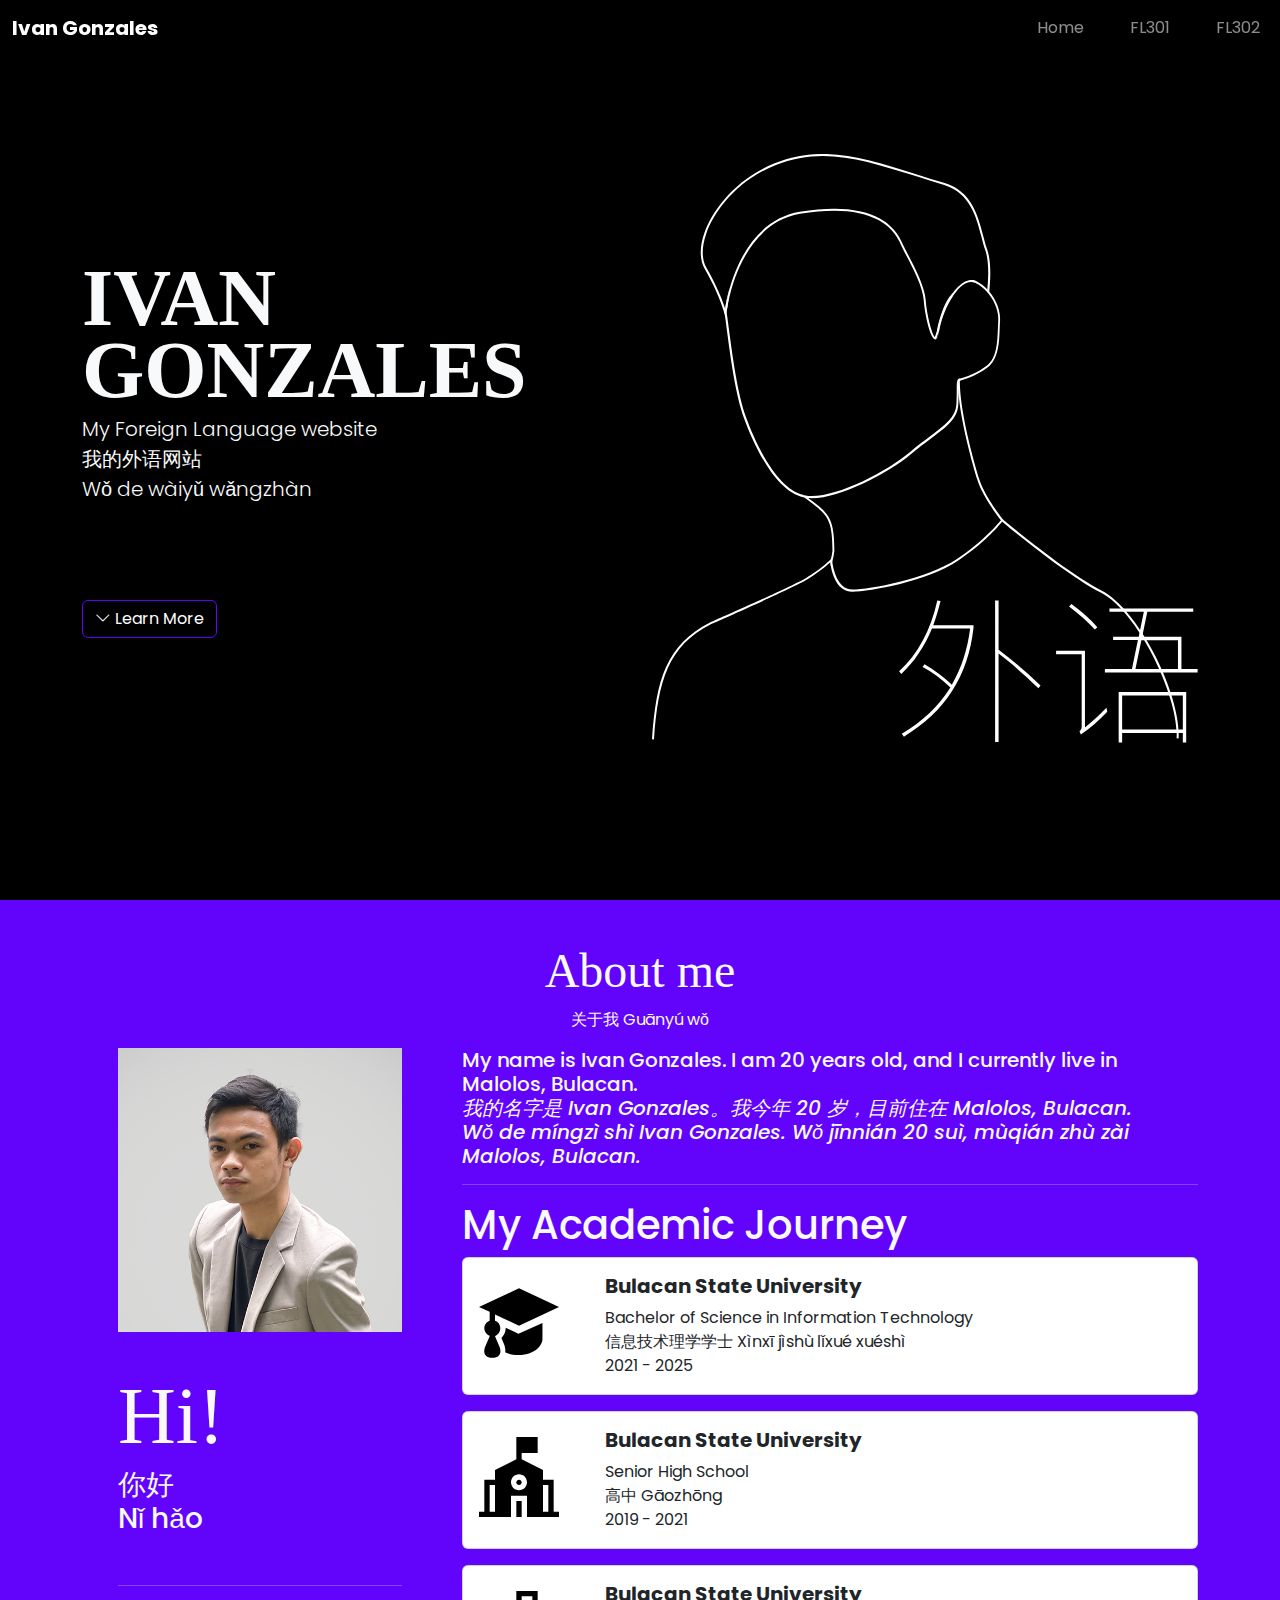
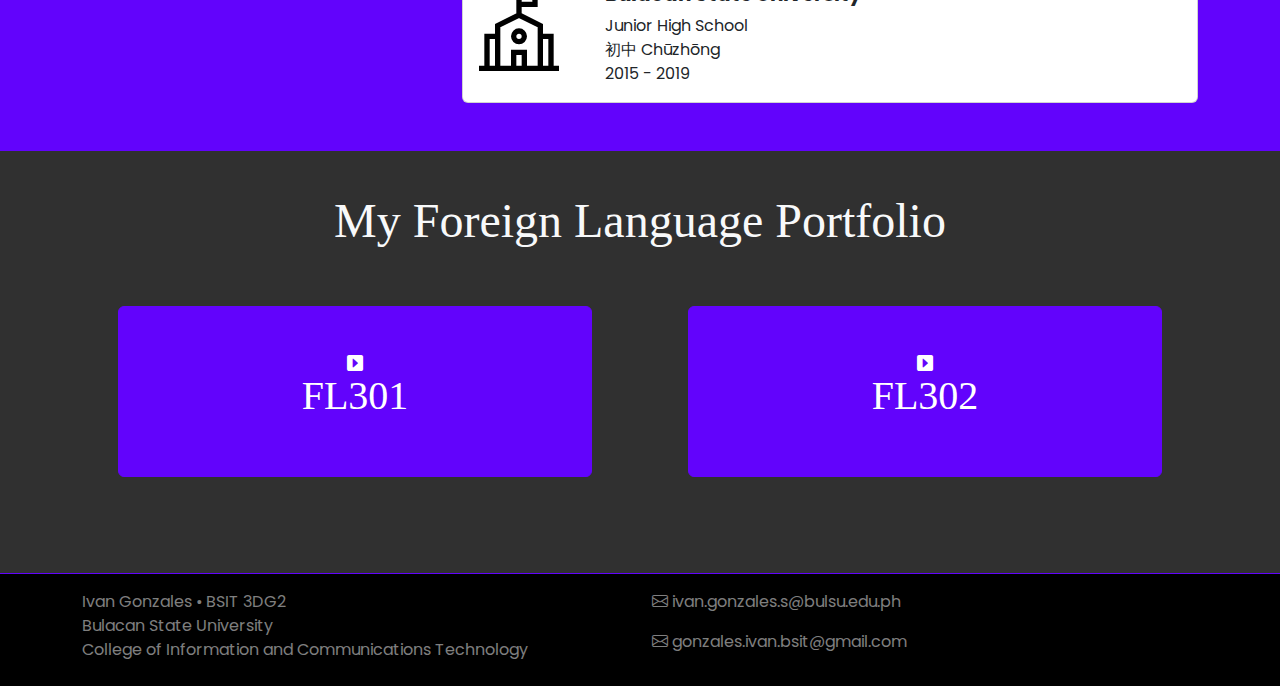
<file: index.html>
<!DOCTYPE html>
<html lang="en">
<head>
    <meta charset="UTF-8">
    <meta name="viewport" content="width=device-width, initial-scale=1.0">
    <title>Ivan Gonzales FL</title>
    
    <link rel="stylesheet" href="css/main.min.css">
    <link rel="stylesheet" href="css/style.css">
    <link rel="stylesheet" href="https://cdn.jsdelivr.net/npm/bootstrap-icons@1.10.5/font/bootstrap-icons.css">

</head>
<body>
    

    <nav class="navbar fixed-top   navbar-dark navbar-expand-md ">
      <div class="container-xxl ">

        <a href="#" class="navbar-brand fw-bold">Ivan Gonzales</a>

        <button class="navbar-toggler" type="button"
        data-bs-toggle="collapse" data-bs-target="#main-nav"
        aria-controls="main-nav" aria-expanded="false" aria-label="Toggle navigation">

          <a class="navbar-toggler-icon"></a>

        </button>

        <div class="collapse navbar-collapse justify-content-end " id="main-nav">
          <ul class="navbar-nav ">
            <li class="nav-item">
              <a href="index.html" class="nav-link">Home</a>
            </li>
            <li class="nav-item">
              <a href="fl301.html" class="nav-link">FL301</a>
            </li>
            <li class="nav-item">
              <a href="fl302.html" class="nav-link">FL302</a>
            </li>
          </ul>
        </div>



      </div>
    </nav>


    <!-- HERO START -->
    <div class="container-fluid">
      <div class="bg-black vh-100 row align-items-center text-lg-start text-center ">
        <!-- <div class="herobg"><iframe src="https://www.youtube.com/embed/-eG4F0TPexs?&autoplay=1&mute=1&loop=1&controls=0&playlist=9sNQFJAb3Ss" allow="modestbranding"></iframe></div> -->
       <div > 
        <div class="container" id="text">
            <div class="row  py-5  py-lg-0">
              
              <div class="col-lg-6 align-self-center">
                <h1 class="display-1 text-light fw-bold herotitle">IVAN GONZALES</h1>
                <p class="lead text-light mb-5 pb-5">My Foreign Language website<br>我的外语网站<br>
                  Wǒ de wàiyǔ wǎngzhàn</p>
                <div>
                  <a href="#about" class="bi bi-chevron-down text-white btn btn-outline-primary glow-button"> Learn More</a>
                </div>
              </div>
  
              <div class="col-md-6 d-none d-lg-flex ">
                <img class="img-fluid" src="images/me_fl301.svg" alt="">
                <!-- <img class="img-fluid" src="images/me.svg" alt=""> -->
              </div>
  
            </div>
          </div>
        </div>
      </div>
    </div>

    <!-- BODY START -->
   
    <div class="bg-primary text-light border-top border-primary ">
      <div class="container py-5">
        <a id="about"><p class="display-5 text-center">About me</p></a>
        <p class="text-center">关于我 Guānyú wǒ</p>

        <div class="row ">
          <div class="col-sm-12 col-lg-4 px-5 ">
            <img class="img-fluid mb-5" src="images/pic1.png" >
            <p class="display-1">Hi!<br></p>
            <p class="h3">
              你好<br>
              Nǐ hǎo<br><br>
              <hr />
            </p>
          </div>
          <div class="col-sm-12 col-lg-8 ">
            <p class="h5">My name is Ivan Gonzales. I am 20 years old, and I currently live in Malolos, Bulacan. <br><i>
                我的名字是 Ivan Gonzales。我今年 20 岁，目前住在 Malolos, Bulacan.<br>
                Wǒ de míngzì shì Ivan Gonzales. Wǒ jīnnián 20 suì, mùqián zhù zài Malolos, Bulacan.</i></p>
                <hr>
                <p class="h1">My Academic Journey</p>
                <div class="card mb-3">
                  <div class="row">
                    <div class="col-2 align-self-center text-center">
                      <embed src="images/college.svg" type="" width="80px" class="mx-3" >
                    </div>
                    <div class="col-10">
                      <div class="card-body">

                          <p class="h5"><b>Bulacan State University</b></p>
                          Bachelor of Science in Information Technology <br> 信息技术理学学士 Xìnxī jìshù lǐxué xuéshì<br>2021 - 2025

                      </div>
                    </div>
                  </div>
                </div>

                <div class="card mb-3">
                  <div class="row">
                    <div class="col-2 align-self-center text-center">
                      <embed src="images/school-fill.svg" type="" width="80px" class="mx-3" >
                    </div>
                    <div class="col-10">
                      <div class="card-body">

                          <p class="h5"><b>Bulacan State University</b></p>
                          Senior High School<br>高中
                          Gāozhōng<br>
                          2019 - 2021

                      </div>
                    </div>
                  </div>
                </div>

                <div class="card">
                  <div class="row">
                    <div class="col-2 align-self-center text-center">
                      <embed src="images/school-outline.svg" type="" width="80px" class="mx-3" >
                    </div>
                    <div class="col-10">
                      <div class="card-body">

                          <p class="h5"><b>Bulacan State University</b></p>
                          Junior High School<br>
                          初中
                          Chūzhōng<br>2015 - 2019

                      </div>
                    </div>
                  </div>
                </div>
            
          </div>
        </div>
      </div>
    </div>

    <div class="bg-secondary text-light py-5">
      <div class="container overflow-hidden">
        <p class="display-5 text-center">My Foreign Language Portfolio</p>

        <div class="row">

            <a class="btn glow-button btn-primary display-1 p-5 m-5 bi bi-caret-right-square-fill col" href="fl301.html" ><h1>FL301</h1></a>



            <a class="btn glow-button btn-primary display-1 p-5 m-5  bi bi-caret-right-square-fill col" href="fl302.html"><h1>FL302</h1></a>




        </div>
          
      </div>
    </div>
   

    <!-- NAVBAR OPACITY ON SCROLL -->
    <script src="https://code.jquery.com/jquery-3.3.1.slim.min.js" integrity="sha384-q8i/X+965DzO0rT7abK41JStQIAqVgRVzpbzo5smXKp4YfRvH+8abtTE1Pi6jizo" crossorigin="anonymous"></script>
    <script src="bootstrap.bundle.min.js"></script>
    <script>
      window.onscroll = function() {checkScroll()};
      
      function checkScroll(){
            var startY = $('.navbar').height() * 2; //The point where the navbar changes in px

            if($(window).scrollTop() > startY){
                $('.navbar').addClass("scrolled");
            }else{
                $('.navbar').removeClass("scrolled");
            }
        }

        function showAct(i){

          const actLinks = ["https://drive.google.com/file/d/1J4T1AnrTesKmTYQIz-hQ-emtjSUps8hq/preview",
          "https://drive.google.com/file/d/1Sec22fwX-Vp5aMCexWP4JKtJIIJjBsIJ/preview",
          "https://drive.google.com/file/d/1vD0I3nkeuVk1SdDYA9wIF5bi13ib46N0/preview",
          "https://drive.google.com/file/d/1FzOkCacm0XyzabyxQtfZ3S_zsdh20wws/preview",
          "https://drive.google.com/file/d/1oy-Qhp3aJO0NBiQntnppEe5qIVntEXNu/preview",
          "https://drive.google.com/file/d/12-gOgDqqHrO_fieISkC_p5GknNSMSRh4/preview",
        "https://drive.google.com/file/d/1H46yBCKwmNbq1f7tZhV_UiDpsfZRgrGD/preview"]

          const actDescriptions = ["Writing my first hanzi characters.<br> 写我的第一个汉字。<br> Xiě wǒ de dì yī gè hànzì.",
          "Practicing Mandarin verbally.<br>练习普通话口语<br>Liànxí pǔtōnghuà kǒuyǔ.",
          "Introducing myself in Mandarin.<br>用普通话自我介绍。<br>Yòng pǔtōnghuà zìwǒ jièshào.",
          "Introducing my best friend in Mandarin.<br>用普通话介绍我最好的朋友。<br>Yòng pǔtōnghuà jièshào wǒ zuì hǎo de péngyǒu.",
          "Showing my family tree in Mandarin.<br>用普通话展示我的家谱。<br>Yòng pǔtōnghuà zhǎnshì wǒ de jiāpǔ.",
          "Ordering at a McDonald's in Mandarin<br>在 McDonald 用普通话订购<br>Zài McDonald yòng pǔtōnghuà dìnggòu",
          "Program Failed<br>A short Mandarin film about the mysterious demise of an IT student.<br>一部关于一名信息技术学生神秘死亡的国语短片。<br>Yī bù guānyú yī míng xìnxī jìshù xuéshēng shénmì sǐwáng de guóyǔ duǎnpiàn."];

          const actTitles = ["Activity #1",
          "Activity #2",
          "Activity #3",
          "Activity #4",
          "Activity #5",
          "Activity #6",
        "Final Project"];

          document.getElementById("modalTitle").innerHTML = actTitles[i-1];
          document.getElementById("activityDescription").innerHTML = actDescriptions[i-1];
          document.getElementById("activityiFrame").setAttribute("src",actLinks[i-1]);
          $("#activityModal").modal("show");
        }

        function closeAct(){
          $("#activityModal").modal("hide");
          document.getElementById("activityiFrame").setAttribute("src","");
        }

    </script>
    <footer class="bg-black text-opacity-50 text-white border-top border-primary">
      <div class="container py-3">
        <div class="row">
          <div class="col-lg-6">
            Ivan Gonzales • BSIT 3DG2<br>Bulacan State University<br>College of Information and Communications Technology
          </div>
          <div class="col-lg-6">
            <p class="bi bi-envelope">
              ivan.gonzales.s@bulsu.edu.ph
            </p>
            <p class="bi bi-envelope">
              gonzales.ivan.bsit@gmail.com
            </p>
            
          </div>
        </div>
      </div>
    </footer>
   
</body>
</html>
</file>
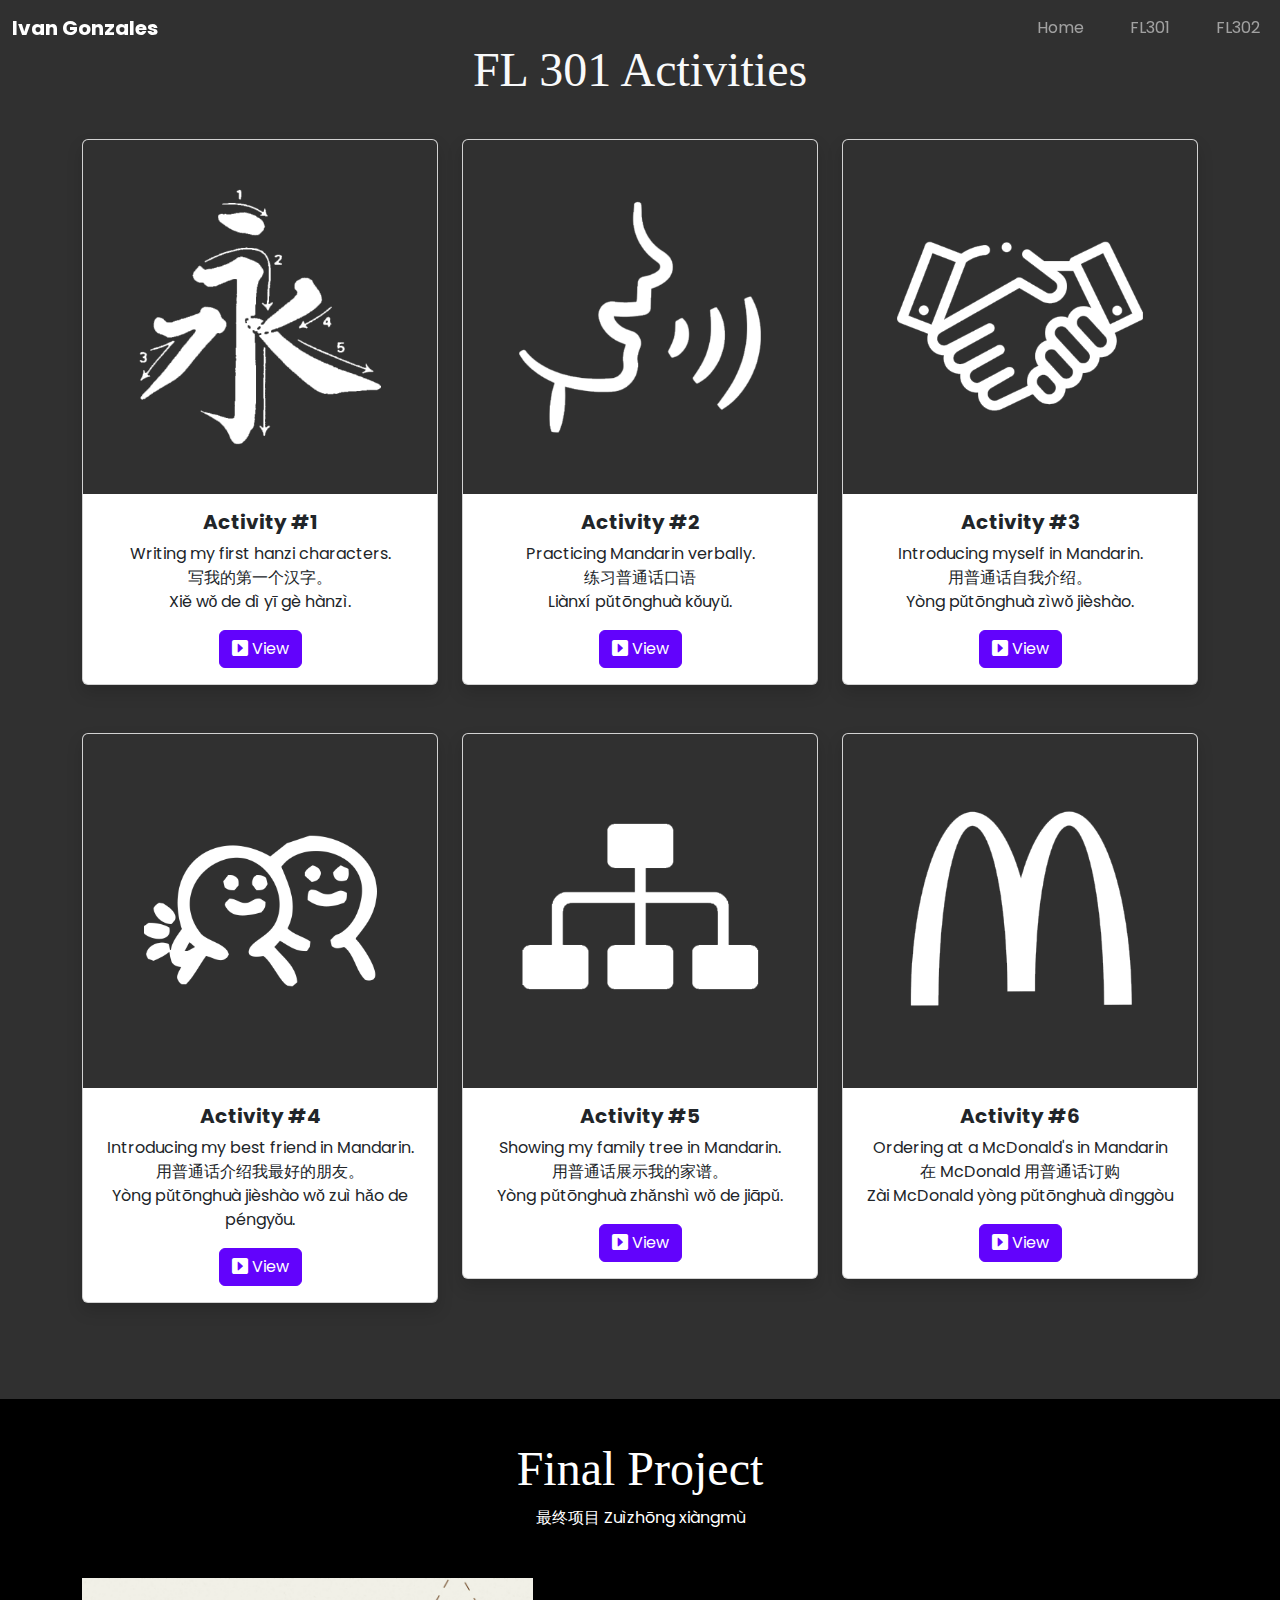
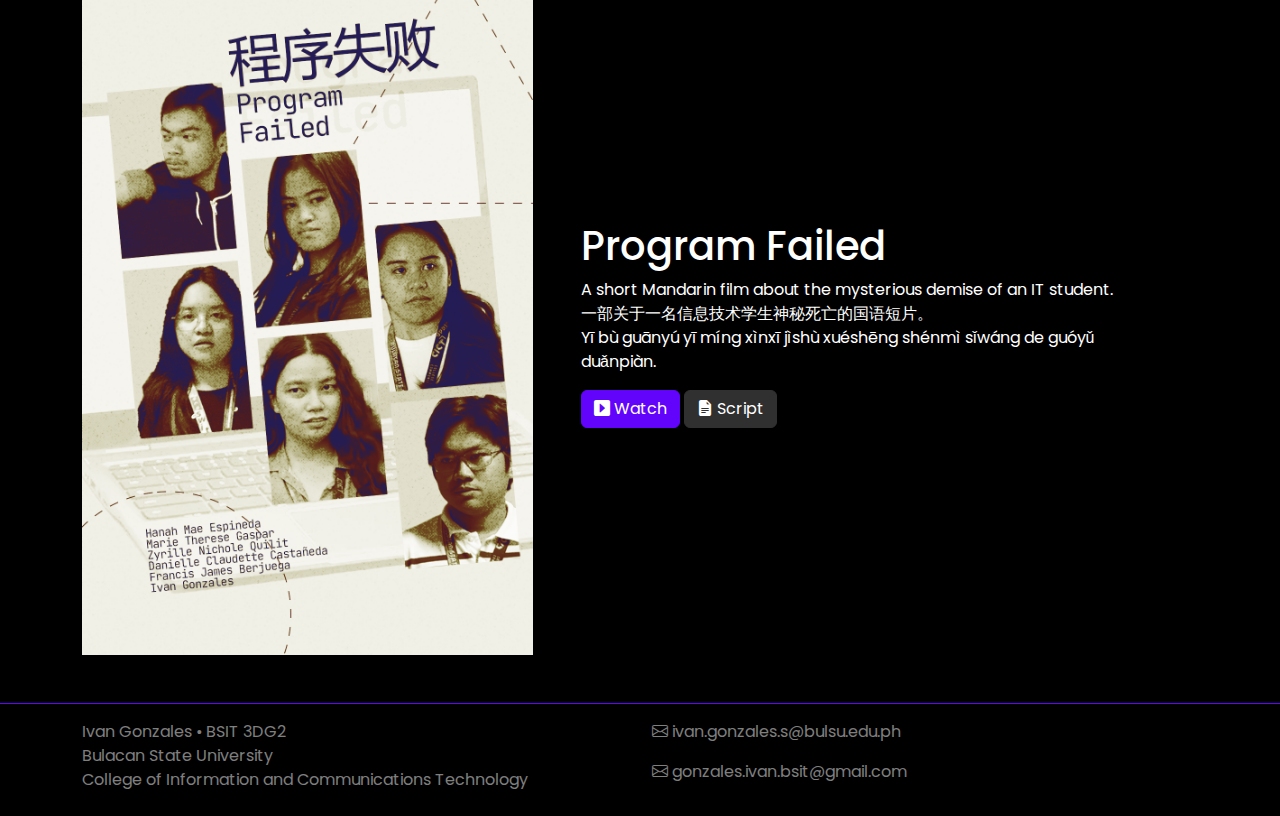
<file: fl301.html>
<!DOCTYPE html>
<html lang="en">
<head>
    <meta charset="UTF-8">
    <meta name="viewport" content="width=device-width, initial-scale=1.0">
    <title>Ivan Gonzales FL</title>
    
    <link rel="stylesheet" href="css/main.min.css">
    <link rel="stylesheet" href="css/style.css">
    <link rel="stylesheet" href="https://cdn.jsdelivr.net/npm/bootstrap-icons@1.10.5/font/bootstrap-icons.css">

</head>
<body>
    

    <nav class="navbar fixed-top   navbar-dark navbar-expand-md ">
      <div class="container-xxl ">

        <a href="#" class="navbar-brand fw-bold">Ivan Gonzales</a>

        <button class="navbar-toggler" type="button"
        data-bs-toggle="collapse" data-bs-target="#main-nav"
        aria-controls="main-nav" aria-expanded="false" aria-label="Toggle navigation">

          <a class="navbar-toggler-icon"></a>

        </button>

     
        <div class="collapse navbar-collapse justify-content-end " id="main-nav">
          <ul class="navbar-nav ">
            <li class="nav-item">
              <a href="index.html" class="nav-link">Home</a>
            </li>
            <li class="nav-item">
              <a href="fl301.html" class="nav-link">FL301</a>
            </li>
            <li class="nav-item">
              <a href="fl302.html" class="nav-link">FL302</a>
            </li>
          </ul>
        </div>



      </div>
    </nav>


    <div class="bg-secondary">
      <div class="container py-5 text-light">
        <a id="activities"><p class="display-5 text-center mb-5">FL 301 Activities</p></a>
        
        <div class="row justify-content-center">

          <div class="col-6 col-lg-4 mb-5">
            <div class="card shadow">
              <img src="images/act1.png" alt="" class="card-img-top bg-secondary">
              <div class="card-body text-center">
                
                <p class="card-title h5">
                  <b>Activity #1</b>
                </p>
                <p class="card-text">
                  Writing my first hanzi characters.<br>
                  写我的第一个汉字。<br>
                  Xiě wǒ de dì yī gè hànzì.
                </p>
                <a class="btn btn-primary bi bi-caret-right-square-fill" href="javascript:showAct(1);">
                  View
                </a>
              </div>
            </div>
          </div>

          <div class="col-6 col-lg-4 mb-5">
            <div class="card shadow">
              <img src="images/act2.png" alt="" class="card-img-top bg-secondary">
              <div class="card-body text-center">
                
                <p class="card-title h5">
                  <b>Activity #2</b>
                </p>
                <p class="card-text">
                  Practicing Mandarin verbally.<br>
                  练习普通话口语<br>
                  Liànxí pǔtōnghuà kǒuyǔ.
                </p>
                <a class="btn btn-primary bi bi-caret-right-square-fill" href="javascript:showAct(2);">
                  View
                </a>
              </div>
            </div>
          </div>

          <div class="col-6 col-lg-4 mb-5">
            <div class="card shadow">
              <img src="images/act3.png" alt="" class="card-img-top bg-secondary">
              <div class="card-body text-center">
                
                <p class="card-title h5">
                  <b>Activity #3</b>
                </p>
                <p class="card-text">
                  Introducing myself in Mandarin.<br>
                  用普通话自我介绍。<br>
                  Yòng pǔtōnghuà zìwǒ jièshào.
                
                </p>
                <a class="btn btn-primary bi bi-caret-right-square-fill" href="javascript:showAct(3);">
                  View
                </a>
              </div>
            </div>
          </div>

          <div class="col-6 col-lg-4 mb-5">
            <div class="card shadow">
              <img src="images/act4.png" alt="" class="card-img-top bg-secondary">
              <div class="card-body text-center">
                
                <p class="card-title h5">
                  <b>Activity #4</b>
                </p>
                <p class="card-text">
                  Introducing my best friend in Mandarin.<br>
                  用普通话介绍我最好的朋友。<br>
                  Yòng pǔtōnghuà jièshào wǒ zuì hǎo de péngyǒu.
                
                </p>
                <a class="btn btn-primary bi bi-caret-right-square-fill" href="javascript:showAct(4);">
                  View
                </a>
              </div>
            </div>
          </div>

          <div class="col-6 col-lg-4 mb-5">
            <div class="card shadow">
              <img src="images/act5.png" alt="" class="card-img-top bg-secondary">
              <div class="card-body text-center">
                
                <p class="card-title h5">
                  <b>Activity #5</b>
                </p>
                <p class="card-text">
                  Showing my family tree in Mandarin.<br>
                  用普通话展示我的家谱。<br>
                  Yòng pǔtōnghuà zhǎnshì wǒ de jiāpǔ.
                
                </p>
                <a class="btn btn-primary bi bi-caret-right-square-fill" href="javascript:showAct(5);">
                  View
                </a>
              </div>
            </div>
          </div>

          <div class="col-6 col-lg-4 mb-5">
            <div class="card shadow">
              <img src="images/act6.png" alt="" class="card-img-top bg-secondary">
              <div class="card-body text-center">
                
                <p class="card-title h5">
                  <b>Activity #6</b>
                </p>
                <p class="card-text">
                  Ordering at a McDonald's in Mandarin<br>
                  在 McDonald 用普通话订购<br>
                  Zài McDonald yòng pǔtōnghuà dìnggòu
                
                </p>
                <a class="btn btn-primary bi bi-caret-right-square-fill" href="javascript:showAct(6);">
                  View
                </a>
              </div>
            </div>
          </div>

        </div>

      </div>
    </div>
    <div class="bg-black">
      <div class="container text-white py-5">
        <a id="finalproject"><p class="display-5 text-center">Final Project</p></a>
        
        <p class="text-center">最终项目 Zuìzhōng xiàngmù</p>

          <!-- <div  class="ratio  ratio-16x9 border shadow-white">
            <iframe src="https://drive.google.com/file/d/1H46yBCKwmNbq1f7tZhV_UiDpsfZRgrGD/preview" allow="autoplay" allowfullscreen></iframe>
          </div> -->
          
          <div class="row mt-5">
            <div class="col-12 col-lg-5">
              <img src="images/poster1.png" alt="" class="img-fluid">
            </div>
            <div class="col-12 col-lg-6 align-self-center mx-lg-4">
              <h1 class="mt-3">Program Failed</h1>
              <p>
                A short Mandarin film about the mysterious demise of an IT student.<br>
                一部关于一名信息技术学生神秘死亡的国语短片。<br>
                Yī bù guānyú yī míng xìnxī jìshù xuéshēng shénmì sǐwáng de guóyǔ duǎnpiàn.
              </p>
              <a class="btn  btn-primary bi bi-caret-right-square-fill" href="javascript:showAct(7);">
                Watch
              </a>
              <a href="https://a201c87b-b400-4eb8-a9c5-58765d57a557.filesusr.com/ugd/67f2dd_f6d7a6a2dffa44a4aab4bcb9a5bf7b8c.pdf" class="btn  btn-secondary bi bi-file-earmark-text-fill"  target="_blank">
                Script
              </a>
            </div>
        
          </div>

      </div>
    </div>
    

    <div class="modal fade" id="activityModal" data-bs-backdrop="static"  data-bs-keyboard="false" tabindex="-1" aria-labelledby="staticBackdropLabel" aria-hidden="true">
      <div class="modal-dialog modal-dialog-centered modal-xl static">
        <div class="modal-content">
          <div class="modal-header">
            <h5 class="modal-title text-white" id="modalTitle">Modal title</h5>
            <a type="button" class="btn-close btn-close-white" href="javascript:closeAct();" ></a>
          </div>
          <div class="modal-body">
            <div class="ratio  ratio-16x9 ">
              <div class="row">
                <div class="text-center align-self-center">
                  <div class="spinner-border text-light" role="status">
                    <span class="visually-hidden">Loading...</span>
                  </div>
                </div>
              </div>
              <iframe src=""  allow="autoplay" id="activityiFrame" allowfullscreen></iframe>
            </div>
            <p class="text-white mt-3" id="activityDescription"></p>
          </div>
        </div>
      </div>
    </div>
    

    <!-- NAVBAR OPACITY ON SCROLL -->
    <script src="https://code.jquery.com/jquery-3.3.1.slim.min.js" integrity="sha384-q8i/X+965DzO0rT7abK41JStQIAqVgRVzpbzo5smXKp4YfRvH+8abtTE1Pi6jizo" crossorigin="anonymous"></script>
    <script src="bootstrap.bundle.min.js"></script>
    <script>
      window.onscroll = function() {checkScroll()};
      
      function checkScroll(){
            var startY = $('.navbar').height() * 2; //The point where the navbar changes in px

            if($(window).scrollTop() > startY){
                $('.navbar').addClass("scrolled");
            }else{
                $('.navbar').removeClass("scrolled");
            }
        }

        function showAct(i){

          const actLinks = ["https://drive.google.com/file/d/1J4T1AnrTesKmTYQIz-hQ-emtjSUps8hq/preview",
          "https://drive.google.com/file/d/1Sec22fwX-Vp5aMCexWP4JKtJIIJjBsIJ/preview",
          "https://drive.google.com/file/d/1vD0I3nkeuVk1SdDYA9wIF5bi13ib46N0/preview",
          "https://drive.google.com/file/d/1FzOkCacm0XyzabyxQtfZ3S_zsdh20wws/preview",
          "https://drive.google.com/file/d/1oy-Qhp3aJO0NBiQntnppEe5qIVntEXNu/preview",
          "https://drive.google.com/file/d/12-gOgDqqHrO_fieISkC_p5GknNSMSRh4/preview",
        "https://drive.google.com/file/d/1H46yBCKwmNbq1f7tZhV_UiDpsfZRgrGD/preview"]

          const actDescriptions = ["Writing my first hanzi characters.<br> 写我的第一个汉字。<br> Xiě wǒ de dì yī gè hànzì.",
          "Practicing Mandarin verbally.<br>练习普通话口语<br>Liànxí pǔtōnghuà kǒuyǔ.",
          "Introducing myself in Mandarin.<br>用普通话自我介绍。<br>Yòng pǔtōnghuà zìwǒ jièshào.",
          "Introducing my best friend in Mandarin.<br>用普通话介绍我最好的朋友。<br>Yòng pǔtōnghuà jièshào wǒ zuì hǎo de péngyǒu.",
          "Showing my family tree in Mandarin.<br>用普通话展示我的家谱。<br>Yòng pǔtōnghuà zhǎnshì wǒ de jiāpǔ.",
          "Ordering at a McDonald's in Mandarin<br>在 McDonald 用普通话订购<br>Zài McDonald yòng pǔtōnghuà dìnggòu",
          "Program Failed<br>A short Mandarin film about the mysterious demise of an IT student.<br>一部关于一名信息技术学生神秘死亡的国语短片。<br>Yī bù guānyú yī míng xìnxī jìshù xuéshēng shénmì sǐwáng de guóyǔ duǎnpiàn."];

          const actTitles = ["Activity #1",
          "Activity #2",
          "Activity #3",
          "Activity #4",
          "Activity #5",
          "Activity #6",
        "Final Project"];

          document.getElementById("modalTitle").innerHTML = actTitles[i-1];
          document.getElementById("activityDescription").innerHTML = actDescriptions[i-1];
          document.getElementById("activityiFrame").setAttribute("src",actLinks[i-1]);
          $("#activityModal").modal("show");
        }

        function closeAct(){
          $("#activityModal").modal("hide");
          document.getElementById("activityiFrame").setAttribute("src","");
        }

    </script>
    <footer class="bg-black text-opacity-50 text-white border-top border-primary">
      <div class="container py-3">
        <div class="row">
          <div class="col-lg-6">
            Ivan Gonzales • BSIT 3DG2<br>Bulacan State University<br>College of Information and Communications Technology
          </div>
          <div class="col-lg-6">
            <p class="bi bi-envelope">
              ivan.gonzales.s@bulsu.edu.ph
            </p>
            <p class="bi bi-envelope">
              gonzales.ivan.bsit@gmail.com
            </p>
            
          </div>
        </div>
      </div>
    </footer>
   
</body>
</html>
</file>
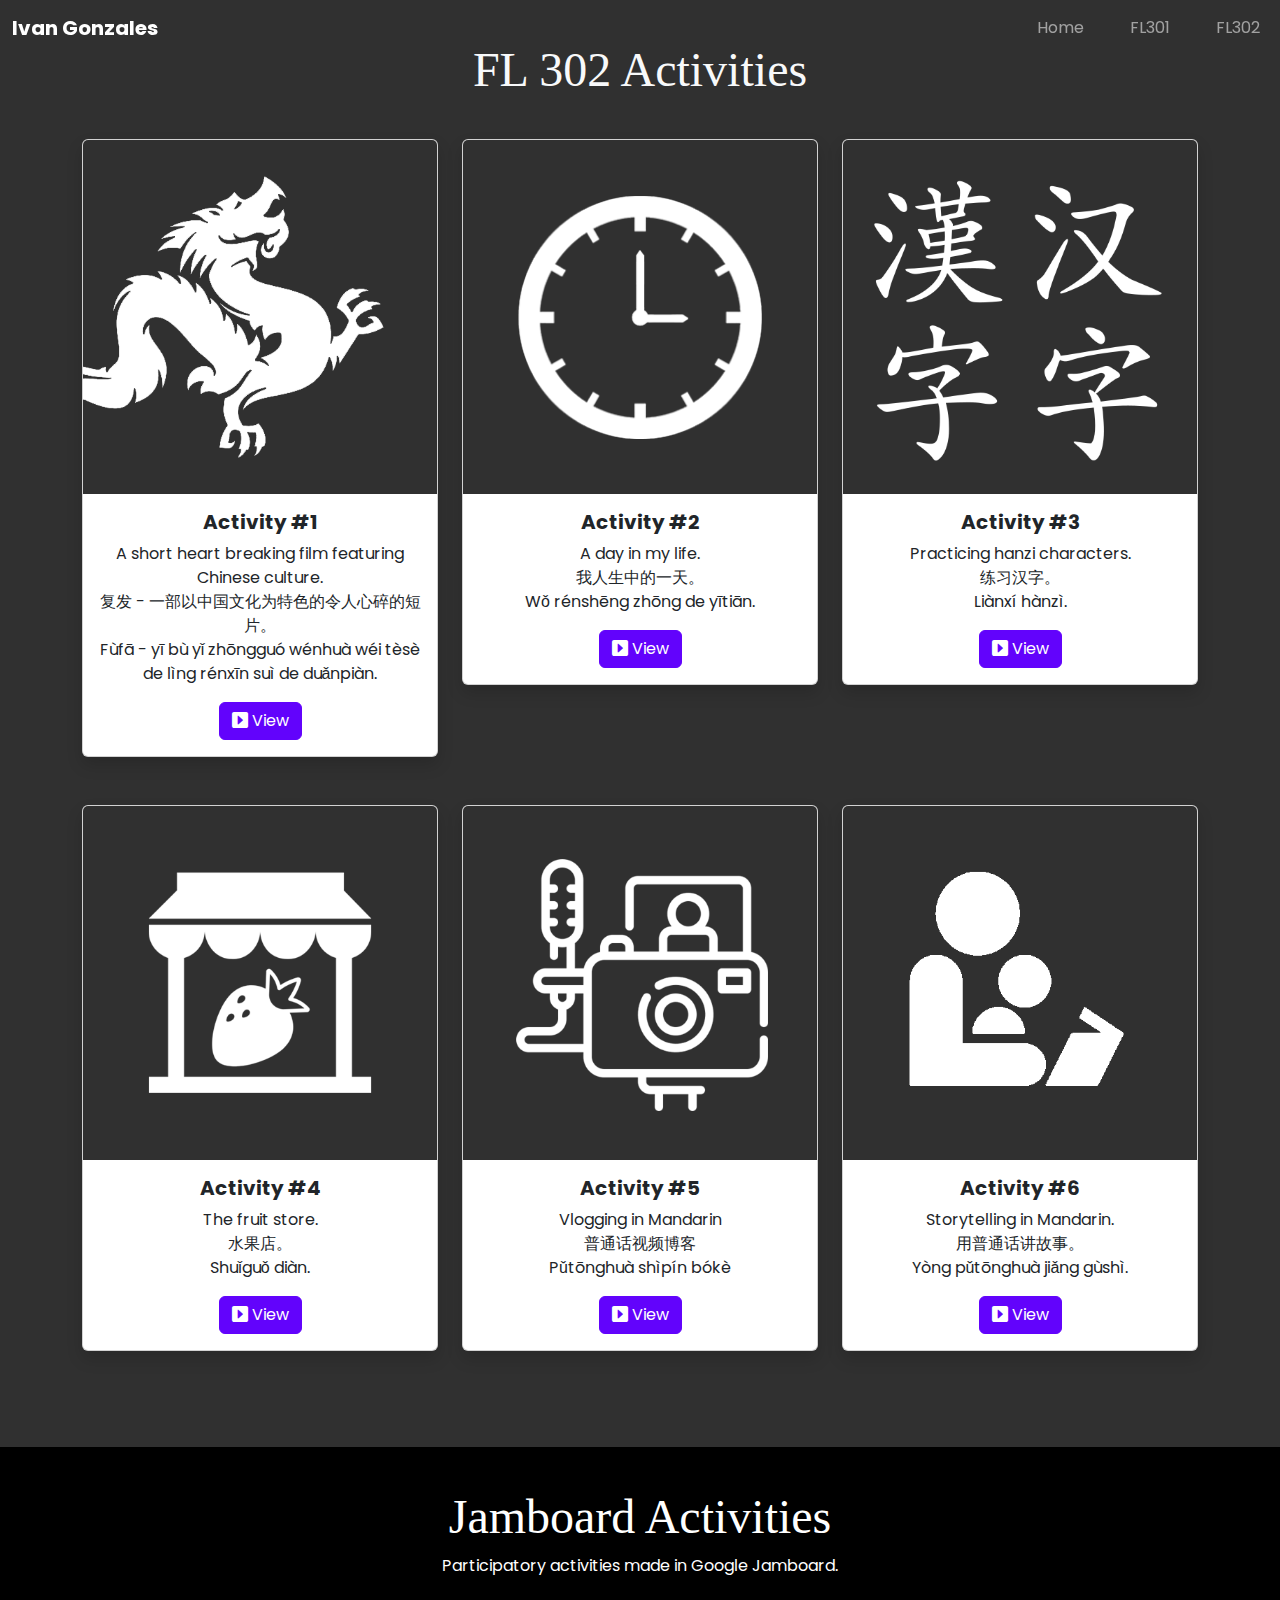
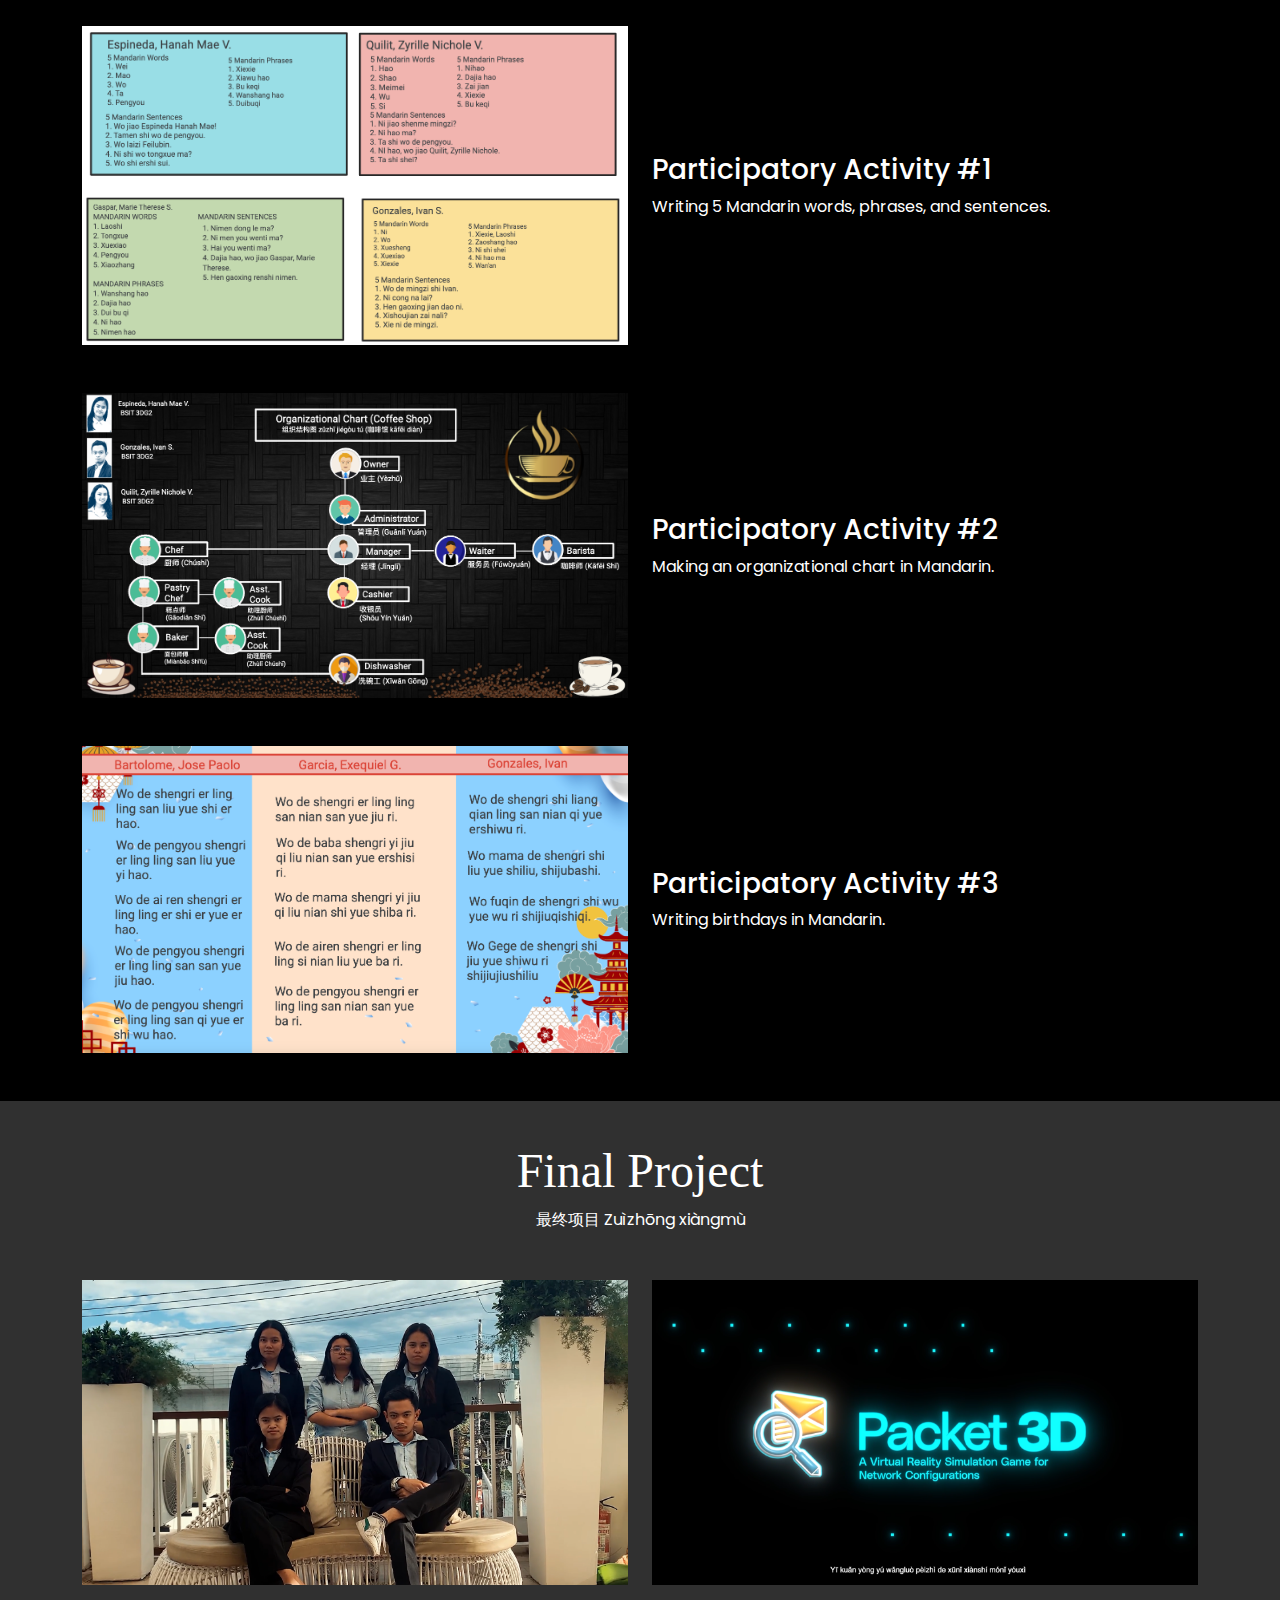
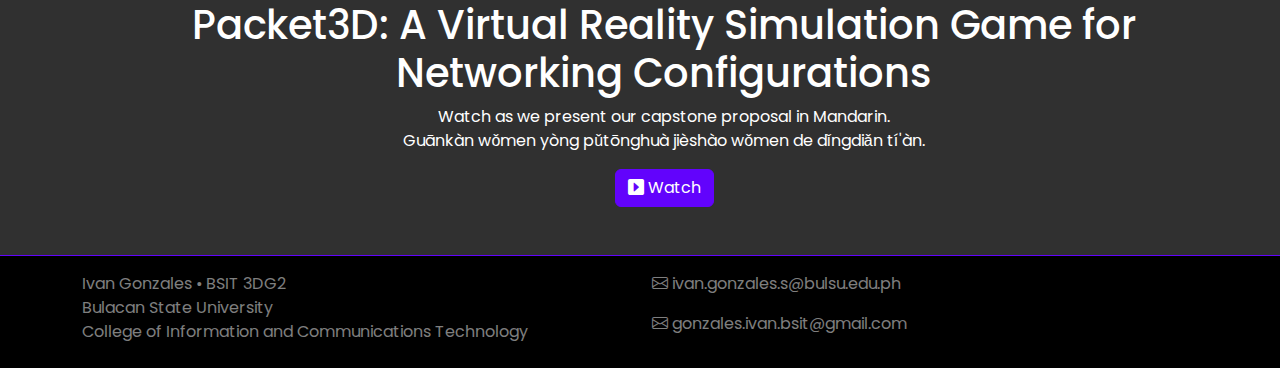
<file: fl302.html>
<!DOCTYPE html>
<html lang="en">
<head>
    <meta charset="UTF-8">
    <meta name="viewport" content="width=device-width, initial-scale=1.0">
    <title>Ivan Gonzales FL</title>
    
    <link rel="stylesheet" href="css/main.min.css">
    <link rel="stylesheet" href="css/style.css">
    <link rel="stylesheet" href="https://cdn.jsdelivr.net/npm/bootstrap-icons@1.10.5/font/bootstrap-icons.css">

</head>
<body>
    

    <nav class="navbar fixed-top   navbar-dark navbar-expand-md ">
      <div class="container-xxl ">

        <a href="#" class="navbar-brand fw-bold">Ivan Gonzales</a>

        <button class="navbar-toggler" type="button"
        data-bs-toggle="collapse" data-bs-target="#main-nav"
        aria-controls="main-nav" aria-expanded="false" aria-label="Toggle navigation">

          <a class="navbar-toggler-icon"></a>

        </button>

     
        <div class="collapse navbar-collapse justify-content-end " id="main-nav">
          <ul class="navbar-nav ">
            <li class="nav-item">
              <a href="index.html" class="nav-link">Home</a>
            </li>
            <li class="nav-item">
              <a href="fl301.html" class="nav-link">FL301</a>
            </li>
            <li class="nav-item">
              <a href="fl302.html" class="nav-link">FL302</a>
            </li>
          </ul>
        </div>



      </div>
    </nav>


    <div class="bg-secondary">
      <div class="container py-5 text-light">
        <a id="activities"><p class="display-5 text-center mb-5">FL 302 Activities</p></a>
        
        <div class="row justify-content-center">

          <div class="col-6 col-lg-4 mb-5">
            <div class="card shadow">
              <img src="images/act1_fl302.png" alt="" class="card-img-top bg-secondary">
              <div class="card-body text-center">
                
                <p class="card-title h5">
                  <b>Activity #1</b>
                </p>
                <p class="card-text">
                  A short heart breaking film featuring Chinese culture.
                  <br>复发 - 一部以中国文化为特色的令人心碎的短片。
                  <br>Fùfā - yī bù yǐ zhōngguó wénhuà wéi tèsè de lìng rénxīn suì de duǎnpiàn.
                </p>
                <a class="btn btn-primary bi bi-caret-right-square-fill" href="javascript:showAct(1);">
                  View
                </a>
              </div>
            </div>
          </div>
          <div class="col-6 col-lg-4 mb-5">
            <div class="card shadow">
              <img src="images/act2_fl302.png" alt="" class="card-img-top bg-secondary">
              <div class="card-body text-center">
                
                <p class="card-title h5">
                  <b>Activity #2</b>
                </p>
                <p class="card-text">
                  A day in my life.
                  <br>我人生中的一天。
                  <br>Wǒ rénshēng zhōng de yītiān.
                </p>
                <a class="btn btn-primary bi bi-caret-right-square-fill" href="javascript:showAct(2);">
                  View
                </a>
              </div>
            </div>
          </div>
          <div class="col-6 col-lg-4 mb-5">
            <div class="card shadow">
              <img src="images/act3_fl302.png" alt="" class="card-img-top bg-secondary">
              <div class="card-body text-center">
                
                <p class="card-title h5">
                  <b>Activity #3</b>
                </p>
                <p class="card-text">
                  Practicing hanzi characters.<br>
                  练习汉字。<br>
                  Liànxí hànzì.
                </p>
                <a class="btn btn-primary bi bi-caret-right-square-fill" href="javascript:showAct(3);">
                  View
                </a>
              </div>
            </div>
          </div>
          <div class="col-6 col-lg-4 mb-5">
            <div class="card shadow">
              <img src="images/act4_fl302.png" alt="" class="card-img-top bg-secondary">
              <div class="card-body text-center">
                
                <p class="card-title h5">
                  <b>Activity #4</b>
                </p>
                <p class="card-text">
                  The fruit store.<br>
                  水果店。<br>
                  Shuǐguǒ diàn.
                </p>
                <a class="btn btn-primary bi bi-caret-right-square-fill" href="javascript:showAct(4);">
                  View
                </a>
              </div>
            </div>
          </div>
          <div class="col-6 col-lg-4 mb-5">
            <div class="card shadow">
              <img src="images/act5_fl302.png" alt="" class="card-img-top bg-secondary">
              <div class="card-body text-center">
                
                <p class="card-title h5">
                  <b>Activity #5</b>
                </p>
                <p class="card-text">
                  Vlogging in Mandarin<br>
                  普通话视频博客<br>
                  Pǔtōnghuà shìpín bókè
                </p>
                <a class="btn btn-primary bi bi-caret-right-square-fill" href="javascript:showAct(5);">
                  View
                </a>
              </div>
            </div>
          </div>
          <div class="col-6 col-lg-4 mb-5">
            <div class="card shadow">
              <img src="images/act6_fl302.png" alt="" class="card-img-top bg-secondary">
              <div class="card-body text-center">
                
                <p class="card-title h5">
                  <b>Activity #6</b>
                </p>
                <p class="card-text">
                  Storytelling in Mandarin.<br>
                  用普通话讲故事。<br>
                  Yòng pǔtōnghuà jiǎng gùshì.
                </p>
                <a class="btn btn-primary bi bi-caret-right-square-fill" href="javascript:showAct(6);">
                  View
                </a>
              </div>
            </div>
          </div>

        </div>
       </div>

       <div class="modal fade" id="activityModal" data-bs-backdrop="static"  data-bs-keyboard="false" tabindex="-1" aria-labelledby="staticBackdropLabel" aria-hidden="true">
        <div class="modal-dialog modal-dialog-centered modal-xl static">
          <div class="modal-content">
            <div class="modal-header">
              <h5 class="modal-title text-white" id="modalTitle">Modal title</h5>
              <a type="button" class="btn-close btn-close-white" href="javascript:closeAct();" ></a>
            </div>
            <div class="modal-body">
              <div class="ratio  ratio-16x9 ">
                <div class="row">
                  <div class="text-center align-self-center">
                    <div class="spinner-border text-light" role="status">
                      <span class="visually-hidden">Loading...</span>
                    </div>
                  </div>
                </div>
                <iframe src=""  allow="autoplay" id="activityiFrame" allowfullscreen></iframe>
              </div>
              <p class="text-white mt-3" id="activityDescription"></p>
            </div>
          </div>
        </div>
      </div>
      <div class="bg-black">
        <div class="container text-white py-5">
          <a id="finalproject"><p class="display-5 text-center">Jamboard Activities</p></a>
          
          <p class="text-center">Participatory activities made in Google Jamboard.</p>
  
            <!-- <div  class="ratio  ratio-16x9 border shadow-white">
              <iframe src="https://drive.google.com/file/d/1H46yBCKwmNbq1f7tZhV_UiDpsfZRgrGD/preview" allow="autoplay" allowfullscreen></iframe>
            </div> -->
            
            <div class="row mt-5">
              <div class="col-12 col-lg-6">
                <img src="images/jam1.png" alt="" class="img-fluid">
              </div>
              <div class="col-12 col-lg-6 align-self-center">
                <h3 class="mt-3">Participatory Activity #1</h3>
                <p>
                  Writing 5 Mandarin words, phrases, and sentences.
                </p>
              </div>
          
            </div>

            <div class="row mt-5">
              <div class="col-12 col-lg-6">
                <img src="images/jam2.png" alt="" class="img-fluid">
              </div>
              <div class="col-12 col-lg-6 align-self-center">
                <h3 class="mt-3">Participatory Activity #2</h3>
                <p>
                  Making an organizational chart in Mandarin.
                </p>
              </div>
          
            </div>

            <div class="row mt-5">
              <div class="col-12 col-lg-6">
                <img src="images/jam3.png" alt="" class="img-fluid">
              </div>
              <div class="col-12 col-lg-6 align-self-center">
                <h3 class="mt-3">Participatory Activity #3</h3>
                <p>
                  Writing birthdays in Mandarin.
                </p>
              </div>
          
            </div>
  
        </div>
      </div>

      <div class="bg-secondary">
        <div class="container text-white py-5">
          <a id="finalproject"><p class="display-5 text-center">Final Project</p></a>
          
          <p class="text-center">最终项目 Zuìzhōng xiàngmù</p>
  
            <!-- <div  class="ratio  ratio-16x9 border shadow-white">
              <iframe src="https://drive.google.com/file/d/1H46yBCKwmNbq1f7tZhV_UiDpsfZRgrGD/preview" allow="autoplay" allowfullscreen></iframe>
            </div> -->
            
            <div class="row mt-5">
              <div class="col-12 col-lg-6">
                <img src="images/caps1.png" alt="" class="img-fluid">
              </div>
              <div class="col-12 col-lg-6">
                <img src="images/caps2.png" alt="" class="img-fluid">
              </div>
              <div class=" mx-lg-4 text-center">
                <h1 class="mt-3">Packet3D: A Virtual Reality Simulation Game for Networking Configurations</h1>
                <p>
                  Watch as we present our capstone proposal in Mandarin.<br>Guānkàn wǒmen yòng pǔtōnghuà jièshào wǒmen de dǐngdiǎn tí'àn.
                </p>
                <a class="btn  btn-primary bi bi-caret-right-square-fill" href="javascript:showAct(7);">
                  Watch
                </a>
              </div>
          
            </div>
  
        </div>
      </div>

    <!-- NAVBAR OPACITY ON SCROLL -->
    <script src="https://code.jquery.com/jquery-3.3.1.slim.min.js" integrity="sha384-q8i/X+965DzO0rT7abK41JStQIAqVgRVzpbzo5smXKp4YfRvH+8abtTE1Pi6jizo" crossorigin="anonymous"></script>
    <script src="bootstrap.bundle.min.js"></script>
    <script>
      window.onscroll = function() {checkScroll()};
      
      function checkScroll(){
            var startY = $('.navbar').height() * 2; //The point where the navbar changes in px

            if($(window).scrollTop() > startY){
                $('.navbar').addClass("scrolled");
            }else{
                $('.navbar').removeClass("scrolled");
            }
        }

        function showAct(i){
          const actLinks = ["https://drive.google.com/file/d/1wCjeHNCRxXJnwpTt-w7DDQG-LVI4qHWd/preview",
          "https://drive.google.com/file/d/15OYYmrkVWStuu6FTl2I_k6TSlTDiBjZJ/preview",
          "https://drive.google.com/file/d/1DeGcfdpQvQMLRD0ulYBSLq6XxKriyiF7/preview",
          "https://drive.google.com/file/d/1DQOdeGF20ouDtAtUvaMEm3xK3X_YkrRF/preview",
          "https://drive.google.com/file/d/17WvbGvTWJP8APGCsvWr4-_Va5eNTk-S2/preview",
        "https://drive.google.com/file/d/1UyTzq4vmnEBudh5N50tdxVm-851b6HsF/preview",
      "https://drive.google.com/file/d/1ihJP1VQe3LE77w7nY0kwcZfwjCODLa9p/preview"]

          const actDescriptions = ["Relapse<br><br>A short heart breaking film featuring Chinese culture.<br>复发 - 一部以中国文化为特色的令人心碎的短片。<br>Fùfā - yī bù yǐ zhōngguó wénhuà wéi tèsè de lìng rénxīn suì de duǎnpiàn.",
          "A day in my life.<br>我人生中的一天。<br>Wǒ rénshēng zhōng de yītiān.",
          "Practicing hanzi characters.<br>练习汉字。<br>Liànxí hànzì.",
          "The fruit store.<br>水果店。<br>Shuǐguǒ diàn.",
          "Vlogging in Mandarin<br>普通话视频博客<br>Pǔtōnghuà shìpín bókè",
          "Storytelling in Mandarin.<br>用普通话讲故事。<br>Yòng pǔtōnghuà jiǎng gùshì.",
          "Packet3D: A Virtual Reality Simulation Game for Networking Configurations<br>Watch as we present our capstone proposal in Mandarin.<br>Guānkàn wǒmen yòng pǔtōnghuà jièshào wǒmen de dǐngdiǎn tí'àn."];

          const actTitles = ["Activity #1",
          "Activity #2",
          "Activity #3",
          "Activity #4",
          "Activity #5",
          "Activity #6",
        "Final Project"];

          document.getElementById("modalTitle").innerHTML = actTitles[i-1];
          document.getElementById("activityDescription").innerHTML = actDescriptions[i-1];
          document.getElementById("activityiFrame").setAttribute("src",actLinks[i-1]);
          $("#activityModal").modal("show");
        }

        function closeAct(){
          $("#activityModal").modal("hide");
          document.getElementById("activityiFrame").setAttribute("src","");
        }

    </script>
    <footer class="bg-black text-opacity-50 text-white border-top border-primary">
      <div class="container py-3">
        <div class="row">
          <div class="col-lg-6">
            Ivan Gonzales • BSIT 3DG2<br>Bulacan State University<br>College of Information and Communications Technology
          </div>
          <div class="col-lg-6">
            <p class="bi bi-envelope">
              ivan.gonzales.s@bulsu.edu.ph
            </p>
            <p class="bi bi-envelope">
              gonzales.ivan.bsit@gmail.com
            </p>
            
          </div>
        </div>
      </div>
    </footer>
   
</body>
</html>
</file>
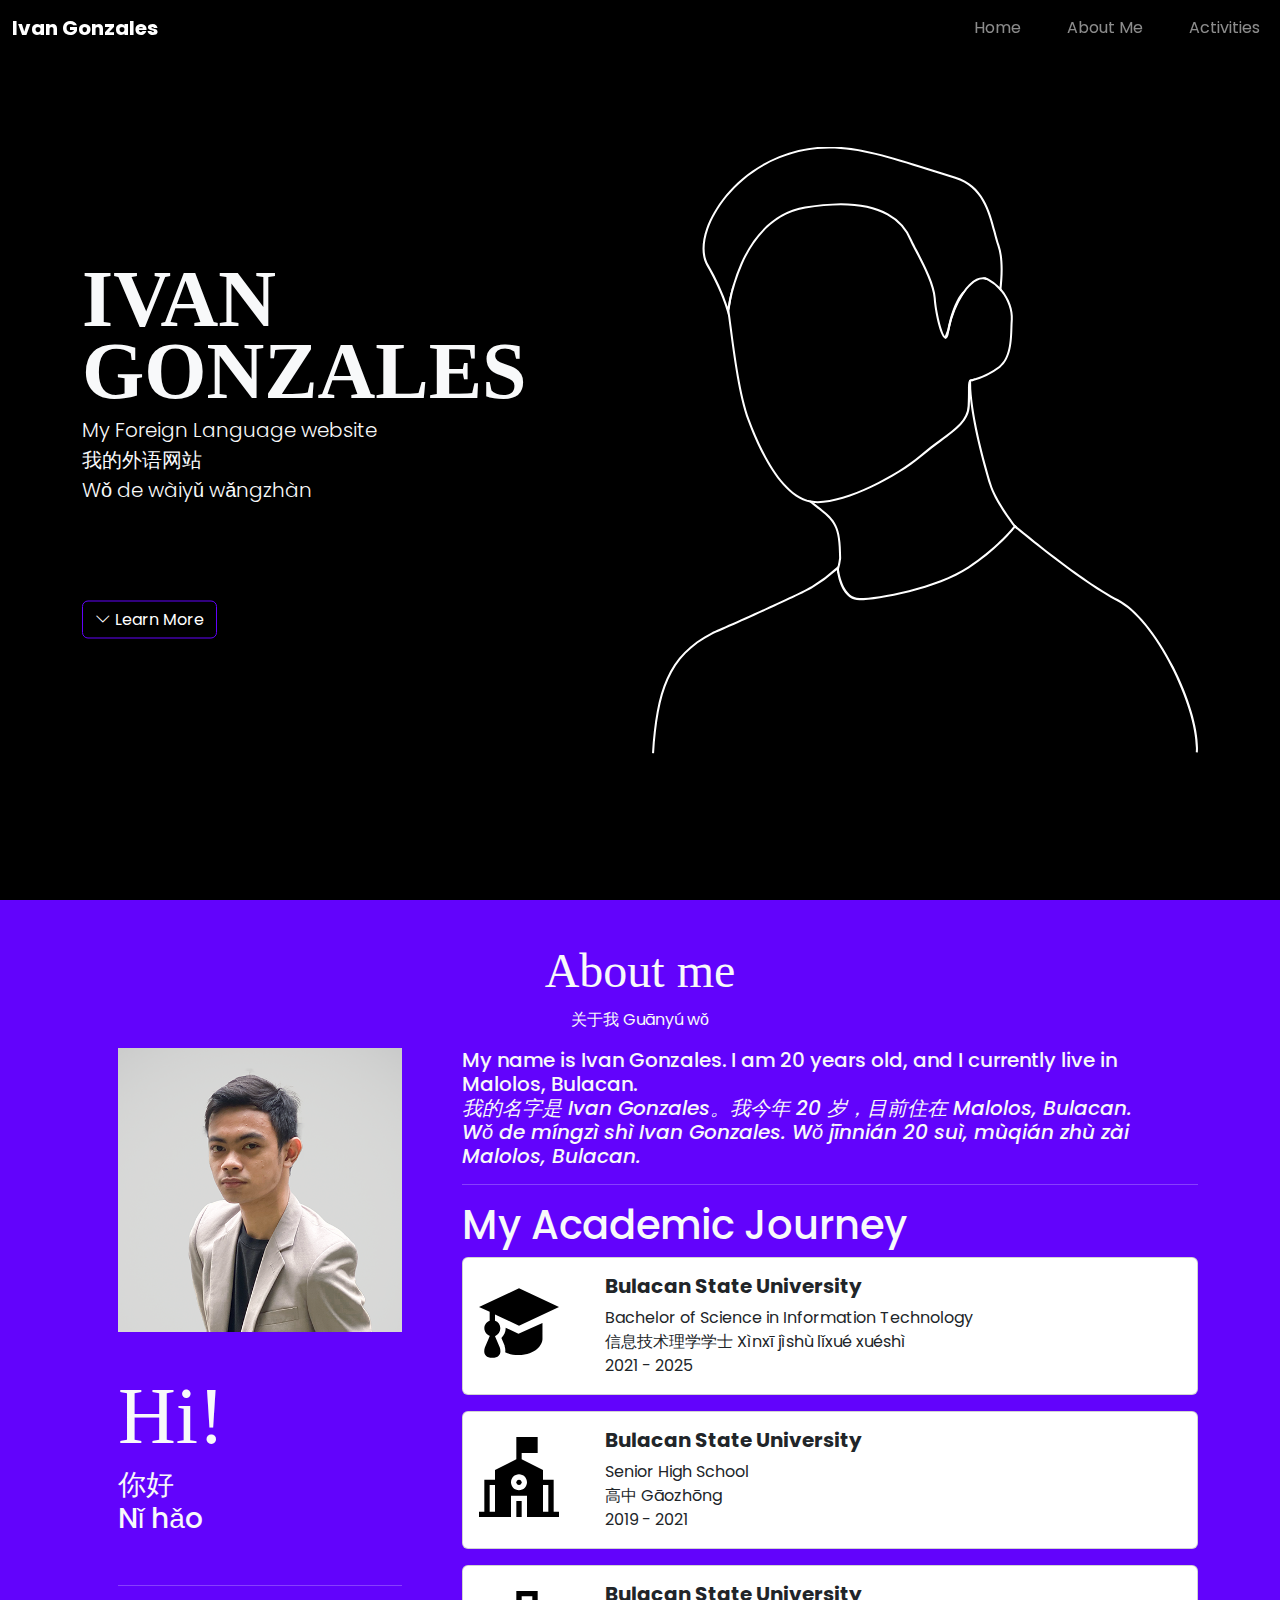
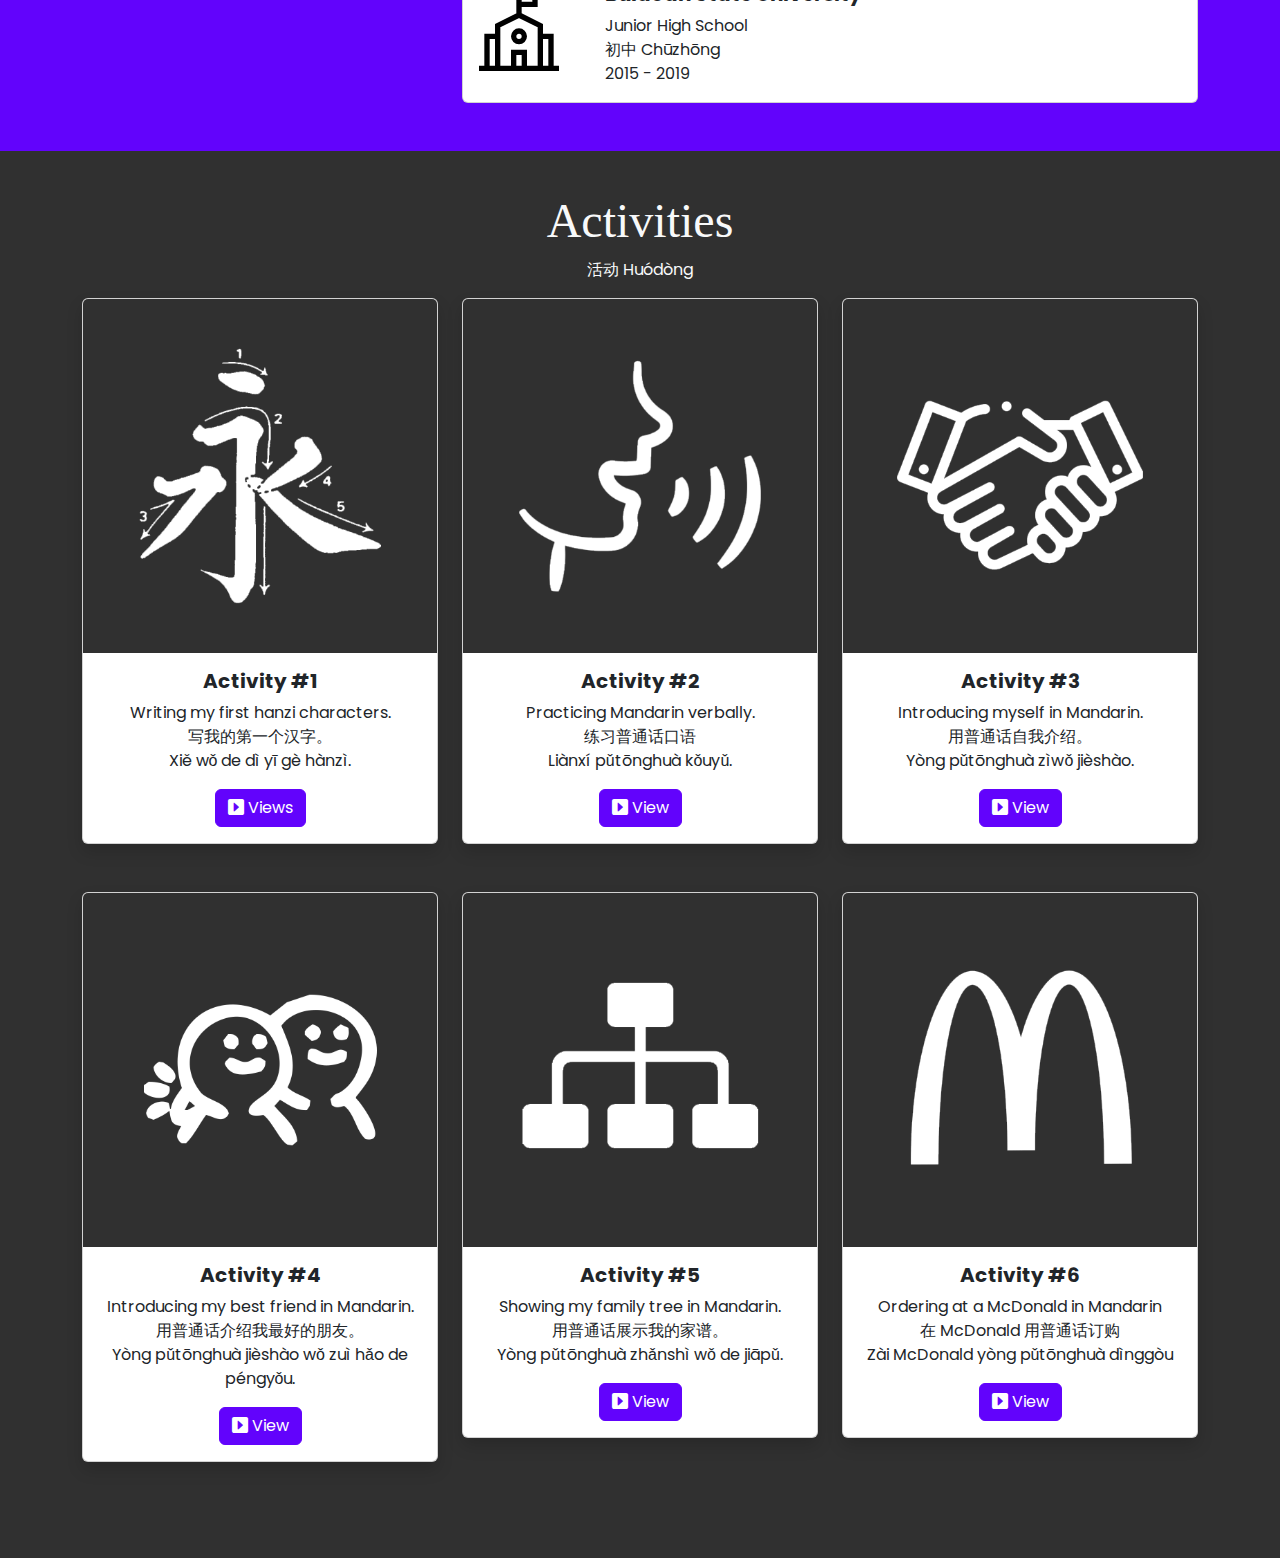
<file: home.html>
<!DOCTYPE html>
<html lang="en">
<head>
    <meta charset="UTF-8">
    <meta name="viewport" content="width=device-width, initial-scale=1.0">
    <title>Document</title>
    
    <link rel="stylesheet" href="css/main.min.css">
    <link rel="stylesheet" href="css/style.css">
    <link rel="stylesheet" href="https://cdn.jsdelivr.net/npm/bootstrap-icons@1.10.5/font/bootstrap-icons.css">
    

</head>
<body>
    

    <nav class="navbar fixed-top   navbar-dark navbar-expand-md ">
      <div class="container-xxl ">

        <a href="#" class="navbar-brand fw-bold">Ivan Gonzales</a>

        <button class="navbar-toggler" type="button"
        data-bs-toggle="collapse" data-bs-target="#main-nav"
        aria-controls="main-nav" aria-expanded="false" aria-label="Toggle navigation">

          <a class="navbar-toggler-icon"></a>

        </button>

        <div class="collapse navbar-collapse justify-content-end " id="main-nav">
          <ul class="navbar-nav ">
            <li class="nav-item">
              <a href="#" class="nav-link">Home</a>
            </li>
            <li class="nav-item">
              <a href="#about" class="nav-link">About Me</a>
            </li>
            <li class="nav-item">
              <a href="#activities" class="nav-link">Activities</a>
            </li>
          </ul>
        </div>



      </div>
    </nav>


    <!-- HERO START -->
    <div class="container-fluid">
      <div class="bg-black vh-100 row align-items-center text-lg-start text-center ">
        <!-- <div class="herobg"><iframe src="https://www.youtube.com/embed/-eG4F0TPexs?&autoplay=1&mute=1&loop=1&controls=0&playlist=9sNQFJAb3Ss" allow="modestbranding"></iframe></div> -->
       <div > 
        <div class="container" id="text">
            <div class="row  py-5  py-lg-0">
              
              <div class="col-lg-6 align-self-center">
                <h1 class="display-1 text-light fw-bold herotitle">IVAN GONZALES</h1>
                <p class="lead text-light mb-5 pb-5">My Foreign Language website<br>我的外语网站<br>
                  Wǒ de wàiyǔ wǎngzhàn</p>
                <div>
                  <a href="#about" class="bi bi-chevron-down text-white btn btn-outline-primary"> Learn More</a>
                </div>
              </div>
  
              <div class="col-md-6 d-none d-lg-flex ">
                <img class="img-fluid" src="images/me_thin_allblack.svg" alt="">
                <!-- <img class="img-fluid" src="images/me.svg" alt=""> -->
              </div>
  
            </div>
          </div>
        </div>
      </div>
    </div>

    <!-- BODY START -->
   
    <div class="bg-primary text-light border-top border-primary ">
      <div class="container py-5">
        <a id="about"><p class="display-5 text-center">About me</p></a>
        <p class="text-center">关于我 Guānyú wǒ</p>

        <div class="row ">
          <div class="col-sm-12 col-lg-4 px-5 ">
            <img class="img-fluid mb-5" src="images/pic1.png" >
            <p class="display-1">Hi!<br></p>
            <p class="h3">
              你好<br>
              Nǐ hǎo<br><br>
              <hr />
            </p>
          </div>
          <div class="col-sm-12 col-lg-8 ">
            <p class="h5">My name is Ivan Gonzales. I am 20 years old, and I currently live in Malolos, Bulacan. <br><i>
                我的名字是 Ivan Gonzales。我今年 20 岁，目前住在 Malolos, Bulacan.<br>
                Wǒ de míngzì shì Ivan Gonzales. Wǒ jīnnián 20 suì, mùqián zhù zài Malolos, Bulacan.</i></p>
                <hr>
                <p class="h1">My Academic Journey</p>
                <div class="card mb-3">
                  <div class="row">
                    <div class="col-2 align-self-center text-center">
                      <embed src="images/college.svg" type="" width="80px" class="mx-3" >
                    </div>
                    <div class="col-10">
                      <div class="card-body">

                          <p class="h5"><b>Bulacan State University</b></p>
                          Bachelor of Science in Information Technology <br> 信息技术理学学士 Xìnxī jìshù lǐxué xuéshì<br>2021 - 2025

                      </div>
                    </div>
                  </div>
                </div>

                <div class="card mb-3">
                  <div class="row">
                    <div class="col-2 align-self-center text-center">
                      <embed src="images/school-fill.svg" type="" width="80px" class="mx-3" >
                    </div>
                    <div class="col-10">
                      <div class="card-body">

                          <p class="h5"><b>Bulacan State University</b></p>
                          Senior High School<br>高中
                          Gāozhōng<br>
                          2019 - 2021

                      </div>
                    </div>
                  </div>
                </div>

                <div class="card">
                  <div class="row">
                    <div class="col-2 align-self-center text-center">
                      <embed src="images/school-outline.svg" type="" width="80px" class="mx-3" >
                    </div>
                    <div class="col-10">
                      <div class="card-body">

                          <p class="h5"><b>Bulacan State University</b></p>
                          Junior High School<br>
                          初中
                          Chūzhōng<br>2015 - 2019

                      </div>
                    </div>
                  </div>
                </div>
            
          </div>
        </div>
      </div>
    </div>
    <div class="bg-secondary">
      <div class="container py-5 text-light">
        <a id="activities"><p class="display-5 text-center">Activities</p></a>
        
        <p class="text-center">活动 Huódòng</p>
        
        <div class="row justify-content-center">

          <div class="col-8 col-lg-4 mb-5">
            <div class="card shadow">
              <img src="images/act1.png" alt="" class="card-img-top bg-secondary">
              <div class="card-body text-center">
                
                <p class="card-title h5">
                  <b>Activity #1</b>
                </p>
                <p class="card-text">
                  Writing my first hanzi characters.<br>
                  写我的第一个汉字。<br>
                  Xiě wǒ de dì yī gè hànzì.
                </p>
                <a class="btn btn-primary bi bi-caret-right-square-fill" href="javascript:showAct(1);">
                  Views
                </a>
              </div>
            </div>
          </div>

          <div class="col-8 col-lg-4 mb-5">
            <div class="card shadow">
              <img src="images/act2.png" alt="" class="card-img-top bg-secondary">
              <div class="card-body text-center">
                
                <p class="card-title h5">
                  <b>Activity #2</b>
                </p>
                <p class="card-text">
                  Practicing Mandarin verbally.<br>
                  练习普通话口语<br>
                  Liànxí pǔtōnghuà kǒuyǔ.
                </p>
                <a class="btn btn-primary bi bi-caret-right-square-fill" href="javascript:showAct(2);">
                  View
                </a>
              </div>
            </div>
          </div>

          <div class="col-8 col-lg-4 mb-5">
            <div class="card shadow">
              <img src="images/act3.png" alt="" class="card-img-top bg-secondary">
              <div class="card-body text-center">
                
                <p class="card-title h5">
                  <b>Activity #3</b>
                </p>
                <p class="card-text">
                  Introducing myself in Mandarin.<br>
                  用普通话自我介绍。<br>
                  Yòng pǔtōnghuà zìwǒ jièshào.
                
                </p>
                <a class="btn btn-primary bi bi-caret-right-square-fill" href="javascript:showAct(3);">
                  View
                </a>
              </div>
            </div>
          </div>

          <div class="col-8 col-lg-4 mb-5">
            <div class="card shadow">
              <img src="images/act4.png" alt="" class="card-img-top bg-secondary">
              <div class="card-body text-center">
                
                <p class="card-title h5">
                  <b>Activity #4</b>
                </p>
                <p class="card-text">
                  Introducing my best friend in Mandarin.<br>
                  用普通话介绍我最好的朋友。<br>
                  Yòng pǔtōnghuà jièshào wǒ zuì hǎo de péngyǒu.
                
                </p>
                <a class="btn btn-primary bi bi-caret-right-square-fill" href="javascript:showAct(4);">
                  View
                </a>
              </div>
            </div>
          </div>

          <div class="col-8 col-lg-4 mb-5">
            <div class="card shadow">
              <img src="images/act5.png" alt="" class="card-img-top bg-secondary">
              <div class="card-body text-center">
                
                <p class="card-title h5">
                  <b>Activity #5</b>
                </p>
                <p class="card-text">
                  Showing my family tree in Mandarin.<br>
                  用普通话展示我的家谱。<br>
                  Yòng pǔtōnghuà zhǎnshì wǒ de jiāpǔ.
                
                </p>
                <a class="btn btn-primary bi bi-caret-right-square-fill" href="javascript:showAct(5);">
                  View
                </a>
              </div>
            </div>
          </div>

          <div class="col-8 col-lg-4 mb-5">
            <div class="card shadow">
              <img src="images/act6.png" alt="" class="card-img-top bg-secondary">
              <div class="card-body text-center">
                
                <p class="card-title h5">
                  <b>Activity #6</b>
                </p>
                <p class="card-text">
                  Ordering at a McDonald in Mandarin<br>
                  在 McDonald 用普通话订购<br>
                  Zài McDonald yòng pǔtōnghuà dìnggòu
                
                </p>
                <a class="btn btn-primary bi bi-caret-right-square-fill" href="javascript:showAct(6);">
                  View
                </a>
              </div>
            </div>
          </div>

        </div>

      </div>
    </div>

    <div class="modal fade" id="activityModal" data-bs-keyboard="false" tabindex="-1" aria-labelledby="staticBackdropLabel" aria-hidden="true">
      <div class="modal-dialog modal-dialog-centered modal-xl">
        <div class="modal-content">
          <div class="modal-header">
            <h5 class="modal-title text-white" id="modalTitle">Modal title</h5>
            <button type="button" class="btn-close btn-close-white" data-bs-dismiss="modal" aria-label="Close"></button>
          </div>
          <div class="modal-body">
            <div class="ratio  ratio-16x9">
              <iframe src=""  allow="autoplay" id="activityiFrame"></iframe>
            </div>
          </div>
        </div>
      </div>
    </div>
    

    <!-- NAVBAR OPACITY ON SCROLL -->
    <script>
      window.onscroll = function() {checkScroll()};
      
      function checkScroll(){
            var startY = $('.navbar').height() * 2; //The point where the navbar changes in px

            if($(window).scrollTop() > startY){
                $('.navbar').addClass("scrolled");
            }else{
                $('.navbar').removeClass("scrolled");
            }
        }

        function showAct(i){

          const actLinks = ["https://drive.google.com/file/d/1J4T1AnrTesKmTYQIz-hQ-emtjSUps8hq/preview",
          "https://drive.google.com/file/d/1Sec22fwX-Vp5aMCexWP4JKtJIIJjBsIJ/preview",
          "https://drive.google.com/file/d/1vD0I3nkeuVk1SdDYA9wIF5bi13ib46N0/preview",
          "https://drive.google.com/file/d/1FzOkCacm0XyzabyxQtfZ3S_zsdh20wws/preview",
          "https://drive.google.com/file/d/1oy-Qhp3aJO0NBiQntnppEe5qIVntEXNu/preview",
          "https://drive.google.com/file/d/12-gOgDqqHrO_fieISkC_p5GknNSMSRh4/preview"]

          document.getElementById("modalTitle").innerHTML = "Activity #"+i;
          document.getElementById("activityiFrame").setAttribute("src",actLinks[i-1]);
          $("#activityModal").modal("show");
        }

    </script>
    <script src="https://code.jquery.com/jquery-3.3.1.slim.min.js" integrity="sha384-q8i/X+965DzO0rT7abK41JStQIAqVgRVzpbzo5smXKp4YfRvH+8abtTE1Pi6jizo" crossorigin="anonymous"></script>
    <script src="node_modules/bootstrap/dist/js/bootstrap.bundle.min.js"></script>
   
</body>
</html>
</file>
<file: css/style.css>
/* body{
    font-family: "Poppins";
} */



  @import url('https://fonts.googleapis.com/css2?family=Poppins:wght@400;700&display=swap');

  @import url('https://fonts.googleapis.com/css2?family=Syne:wght@700&display=swap');

  @import url(https://db.onlinewebfonts.com/c/3e474a09226e19ab5228436820318a72?family=PolySans+Bulky+Wide);

  
  body{
    font-family: 'Poppins', sans-serif;
 
  }


  .navbar-nav > li{
  padding-left:30px;

}

.display-1{
  font-family: "PolySans Bulky Wide";
  line-height: 90%;
}
.display-5{
  font-family: "PolySans Bulky Wide";
  line-height: 90%;
}

/* iframe {
  position: absolute;
  top: 50%;
  left: 50%;
  width: 100vw;
  height: 100vh;
  transform: translate(-50%, -50%);
} */

.herobg{
  width: 100vw;
  height: 100vh;
  pointer-events: none;
}
@media (min-aspect-ratio: 16/9) {
  .herobg iframe {
    /* height = 100 * (9 / 16) = 56.25 */
    /* height: 100vh; */
  }
}
    
@media (max-aspect-ratio: 16/9) {
  .herobg iframe {
    /* width = 100 / (9 / 16) = 177.777777 */
    width: 177.78vh;
  }
}
#text{
  position: absolute;
  color: #FFFFFF;
  left: 50%;
  top: 50%;
  transform: translate(-50%, -50%);
}

.navbar {
  -webkit-transition: all 0.6s ease-out;
  -moz-transition: all 0.6s ease-out;
  -o-transition: all 0.6s ease-out;
  -ms-transition: all 0.6s ease-out;
  transition: all 0.6s ease-out;
}

.navbar.scrolled {
  background: rgb(68, 68, 68); /* IE */
  background: rgba(0, 0, 0, 1); /* NON-IE */
  border-bottom-style: solid;
  border-width: 1px;
  border-color: var(--bs-primary);
}

.fill_white{
  fill: white;
}

#activityModal .modal-content {
  background: black;
  border-color: white;
}


.btn-outline-primary:hover {
  --box-shadow-color: var(--bs-primary);
  box-shadow: 0 0 30px var(--box-shadow-color);
}

.btn-primary:hover {
  --box-shadow-color: var(--bs-primary);
  box-shadow: 0 0 30px var(--box-shadow-color);
}

.shadow-white{
  --box-shadow-color: rgb(97, 97, 97);
  box-shadow: 0 0 30px var(--box-shadow-color);
  
}
</file>
